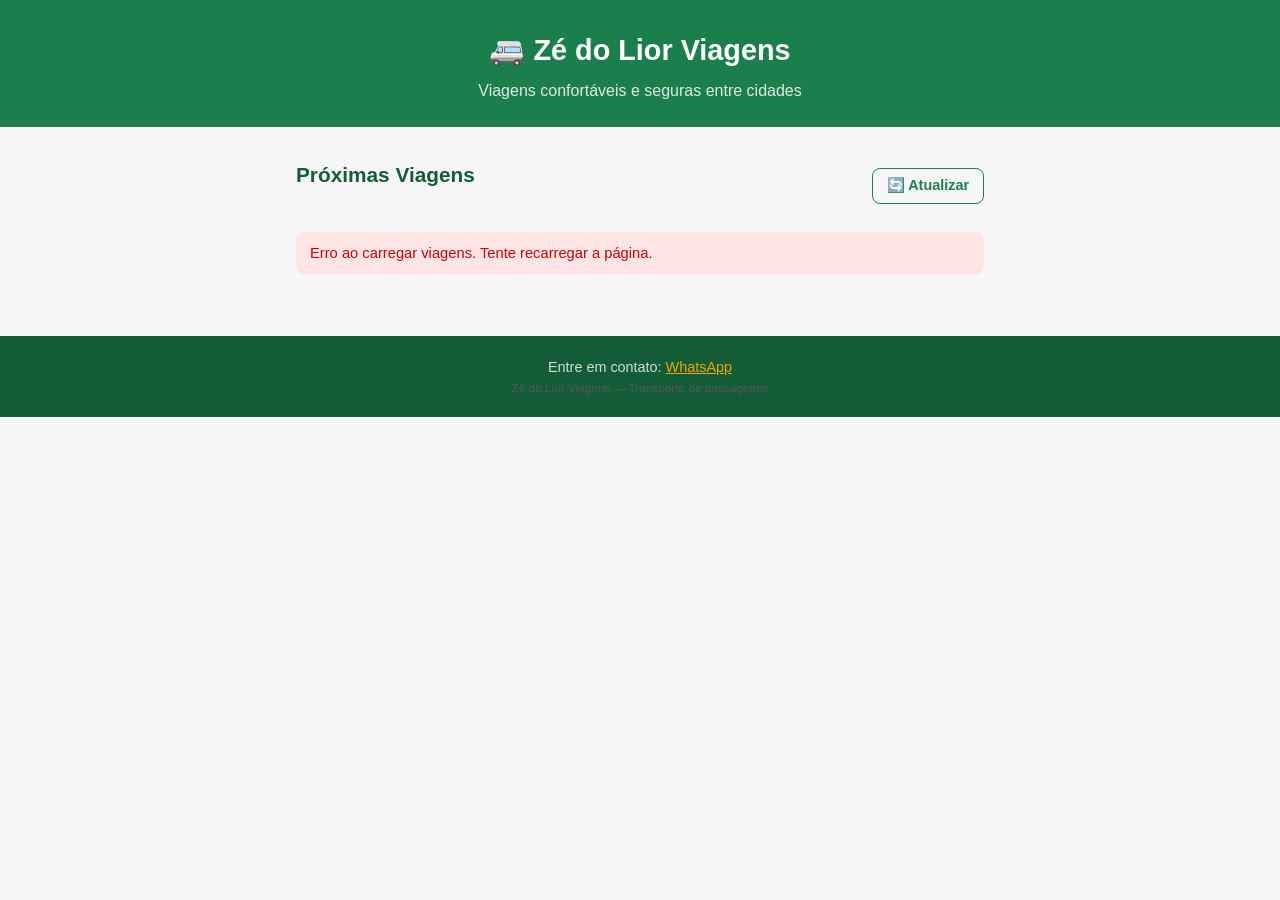
<file: docs/index.html>
<!DOCTYPE html>
<html lang="pt-BR">
<head>
  <meta charset="UTF-8" />
  <meta name="viewport" content="width=device-width, initial-scale=1" />
  <title>Zé do Lior Viagens</title>
  <meta name="description" content="Viagens confortáveis e seguras entre cidades. Consulte as próximas partidas e reserve sua vaga." />
  <link rel="stylesheet" href="style.css" />
</head>
<body>

  <!-- HEADER -->
  <header class="site-header">
    <div class="container">
      <h1>🚐 Zé do Lior Viagens</h1>
      <p class="tagline">Viagens confortáveis e seguras entre cidades</p>
    </div>
  </header>

  <!-- TRIPS SECTION -->
  <main class="container">
    <section id="trips-section">
      <div class="trips-header">
        <h2>Próximas Viagens</h2>
        <button id="reload-btn" class="btn-reload" title="Atualizar viagens">🔄 Atualizar</button>
      </div>
      <div id="trips-container">
        <!-- Skeleton loading -->
        <div class="skeleton-card"></div>
        <div class="skeleton-card"></div>
      </div>
      <p id="no-trips" class="hidden">Nenhuma viagem disponível no momento. Entre em contato pelo WhatsApp.</p>
    </section>
  </main>

  <!-- FOOTER -->
  <footer class="site-footer">
    <div class="container">
      <p>Entre em contato: <a id="footer-whatsapp" href="#" target="_blank">WhatsApp</a></p>
      <p class="small">Zé do Lior Viagens — Transporte de passageiros</p>
    </div>
  </footer>

  <!-- MODAL DE RESERVA -->
  <div id="modal-overlay" class="hidden" role="dialog" aria-modal="true" aria-labelledby="modal-title">
    <div id="modal">
      <button id="modal-close" aria-label="Fechar modal">&times;</button>

      <h2 id="modal-title">Reservar Vaga</h2>
      <div id="modal-trip-summary" class="trip-summary-box"></div>

      <form id="reservation-form" novalidate>

        <div class="form-group">
          <label for="boarding-city">Cidade de embarque *</label>
          <select id="boarding-city" required></select>
        </div>

        <div class="form-group">
          <label for="alighting-city">Cidade de desembarque *</label>
          <select id="alighting-city" required></select>
        </div>

        <div id="passengers-container"></div>

        <button type="button" id="add-passenger-btn" class="btn-secondary">
          + Adicionar outro passageiro
        </button>

        <div id="form-error" class="error-msg hidden"></div>

        <button type="submit" id="submit-btn" class="btn-primary">
          📱 Confirmar e abrir WhatsApp
        </button>
        <p class="submit-hint">Você será redirecionado para o WhatsApp para finalizar a reserva com o motorista.</p>

      </form>

      <div id="modal-success" class="hidden">
        <div class="success-box">
          <p>✅ <strong>Solicitação enviada!</strong></p>
          <p>O WhatsApp foi aberto com seus dados. Aguarde a confirmação do motorista.</p>
          <button id="close-success-btn" class="btn-primary">Fechar</button>
        </div>
      </div>

    </div>
  </div>

  <!-- CONFIGURAÇÃO — preencha com os dados do seu Supabase -->
  <script>
    window.SUPABASE_URL    = "https://rrwgwxylgbkdcwdpkbxw.supabase.co";   // <-- preencha
    window.SUPABASE_ANON_KEY = "eyJhbGciOiJIUzI1NiIsInR5cCI6IkpXVCJ9.eyJpc3MiOiJzdXBhYmFzZSIsInJlZiI6InJyd2d3eHlsZ2JrZGN3ZHBrYnh3Iiwicm9sZSI6ImFub24iLCJpYXQiOjE3NzUzNDIwOTksImV4cCI6MjA5MDkxODA5OX0.qIDTi7KqdKgTfmOd_wilTR5JzaTB0bF3I2Q6pmqsL4o";                          // <-- preencha (chave anon/public)
    window.WHATSAPP_NUMBER = "5521981695585";                      // número com código do país, sem + ou espaços
  </script>
  <script src="app.js"></script>
</body>
</html>
</file>
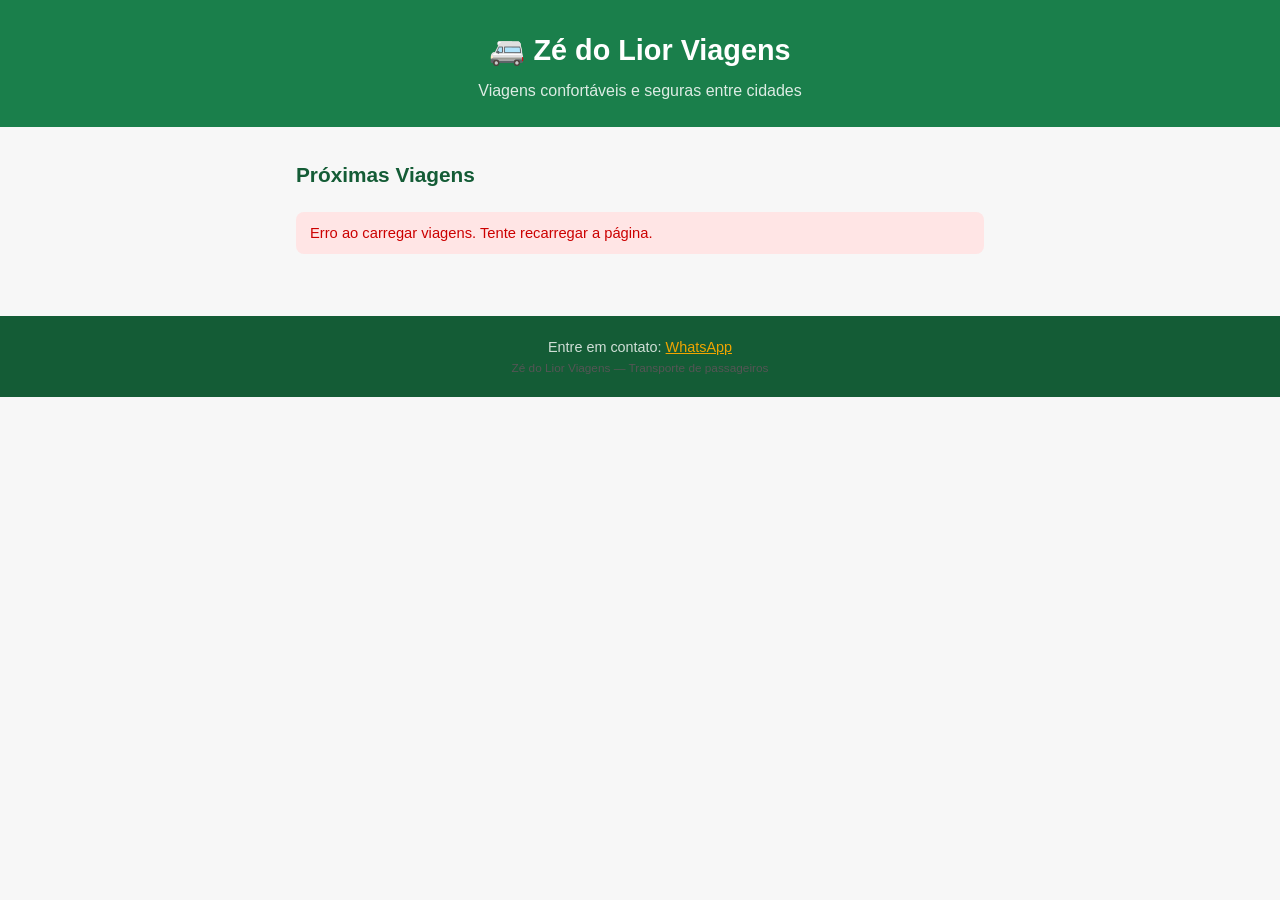
<file: public/index.html>
<!DOCTYPE html>
<html lang="pt-BR">
<head>
  <meta charset="UTF-8" />
  <meta name="viewport" content="width=device-width, initial-scale=1" />
  <title>Zé do Lior Viagens</title>
  <meta name="description" content="Viagens confortáveis e seguras entre cidades. Consulte as próximas partidas e reserve sua vaga." />
  <link rel="stylesheet" href="style.css" />
</head>
<body>

  <!-- HEADER -->
  <header class="site-header">
    <div class="container">
      <h1>🚐 Zé do Lior Viagens</h1>
      <p class="tagline">Viagens confortáveis e seguras entre cidades</p>
    </div>
  </header>

  <!-- TRIPS SECTION -->
  <main class="container">
    <section id="trips-section">
      <h2>Próximas Viagens</h2>
      <div id="trips-container">
        <!-- Skeleton loading -->
        <div class="skeleton-card"></div>
        <div class="skeleton-card"></div>
      </div>
      <p id="no-trips" class="hidden">Nenhuma viagem disponível no momento. Entre em contato pelo WhatsApp.</p>
    </section>
  </main>

  <!-- FOOTER -->
  <footer class="site-footer">
    <div class="container">
      <p>Entre em contato: <a id="footer-whatsapp" href="#" target="_blank">WhatsApp</a></p>
      <p class="small">Zé do Lior Viagens — Transporte de passageiros</p>
    </div>
  </footer>

  <!-- MODAL DE RESERVA -->
  <div id="modal-overlay" class="hidden" role="dialog" aria-modal="true" aria-labelledby="modal-title">
    <div id="modal">
      <button id="modal-close" aria-label="Fechar modal">&times;</button>

      <h2 id="modal-title">Reservar Vaga</h2>
      <div id="modal-trip-summary" class="trip-summary-box"></div>

      <form id="reservation-form" novalidate>

        <div class="form-group">
          <label for="boarding-city">Cidade de embarque *</label>
          <select id="boarding-city" required></select>
        </div>

        <div class="form-group">
          <label for="alighting-city">Cidade de desembarque *</label>
          <select id="alighting-city" required></select>
        </div>

        <div id="passengers-container"></div>

        <button type="button" id="add-passenger-btn" class="btn-secondary">
          + Adicionar outro passageiro
        </button>

        <div id="form-error" class="error-msg hidden"></div>

        <button type="submit" id="submit-btn" class="btn-primary">
          📱 Confirmar e abrir WhatsApp
        </button>
        <p class="submit-hint">Você será redirecionado para o WhatsApp para finalizar a reserva com o motorista.</p>

      </form>

      <div id="modal-success" class="hidden">
        <div class="success-box">
          <p>✅ <strong>Solicitação enviada!</strong></p>
          <p>O WhatsApp foi aberto com seus dados. Aguarde a confirmação do motorista.</p>
          <button id="close-success-btn" class="btn-primary">Fechar</button>
        </div>
      </div>

    </div>
  </div>

  <!-- CONFIGURAÇÃO — preencha com os dados do seu Supabase -->
  <script>
    window.SUPABASE_URL    = "https://rrwgwxylgbkdcwdpkbxw.supabase.co";   // <-- preencha
    window.SUPABASE_ANON_KEY = "eyJhbGciOiJIUzI1NiIsInR5cCI6IkpXVCJ9.eyJpc3MiOiJzdXBhYmFzZSIsInJlZiI6InJyd2d3eHlsZ2JrZGN3ZHBrYnh3Iiwicm9sZSI6ImFub24iLCJpYXQiOjE3NzUzNDIwOTksImV4cCI6MjA5MDkxODA5OX0.qIDTi7KqdKgTfmOd_wilTR5JzaTB0bF3I2Q6pmqsL4o";                          // <-- preencha (chave anon/public)
    window.WHATSAPP_NUMBER = "5521981695585";                      // número com código do país, sem + ou espaços
  </script>
  <script src="app.js"></script>
</body>
</html>
</file>
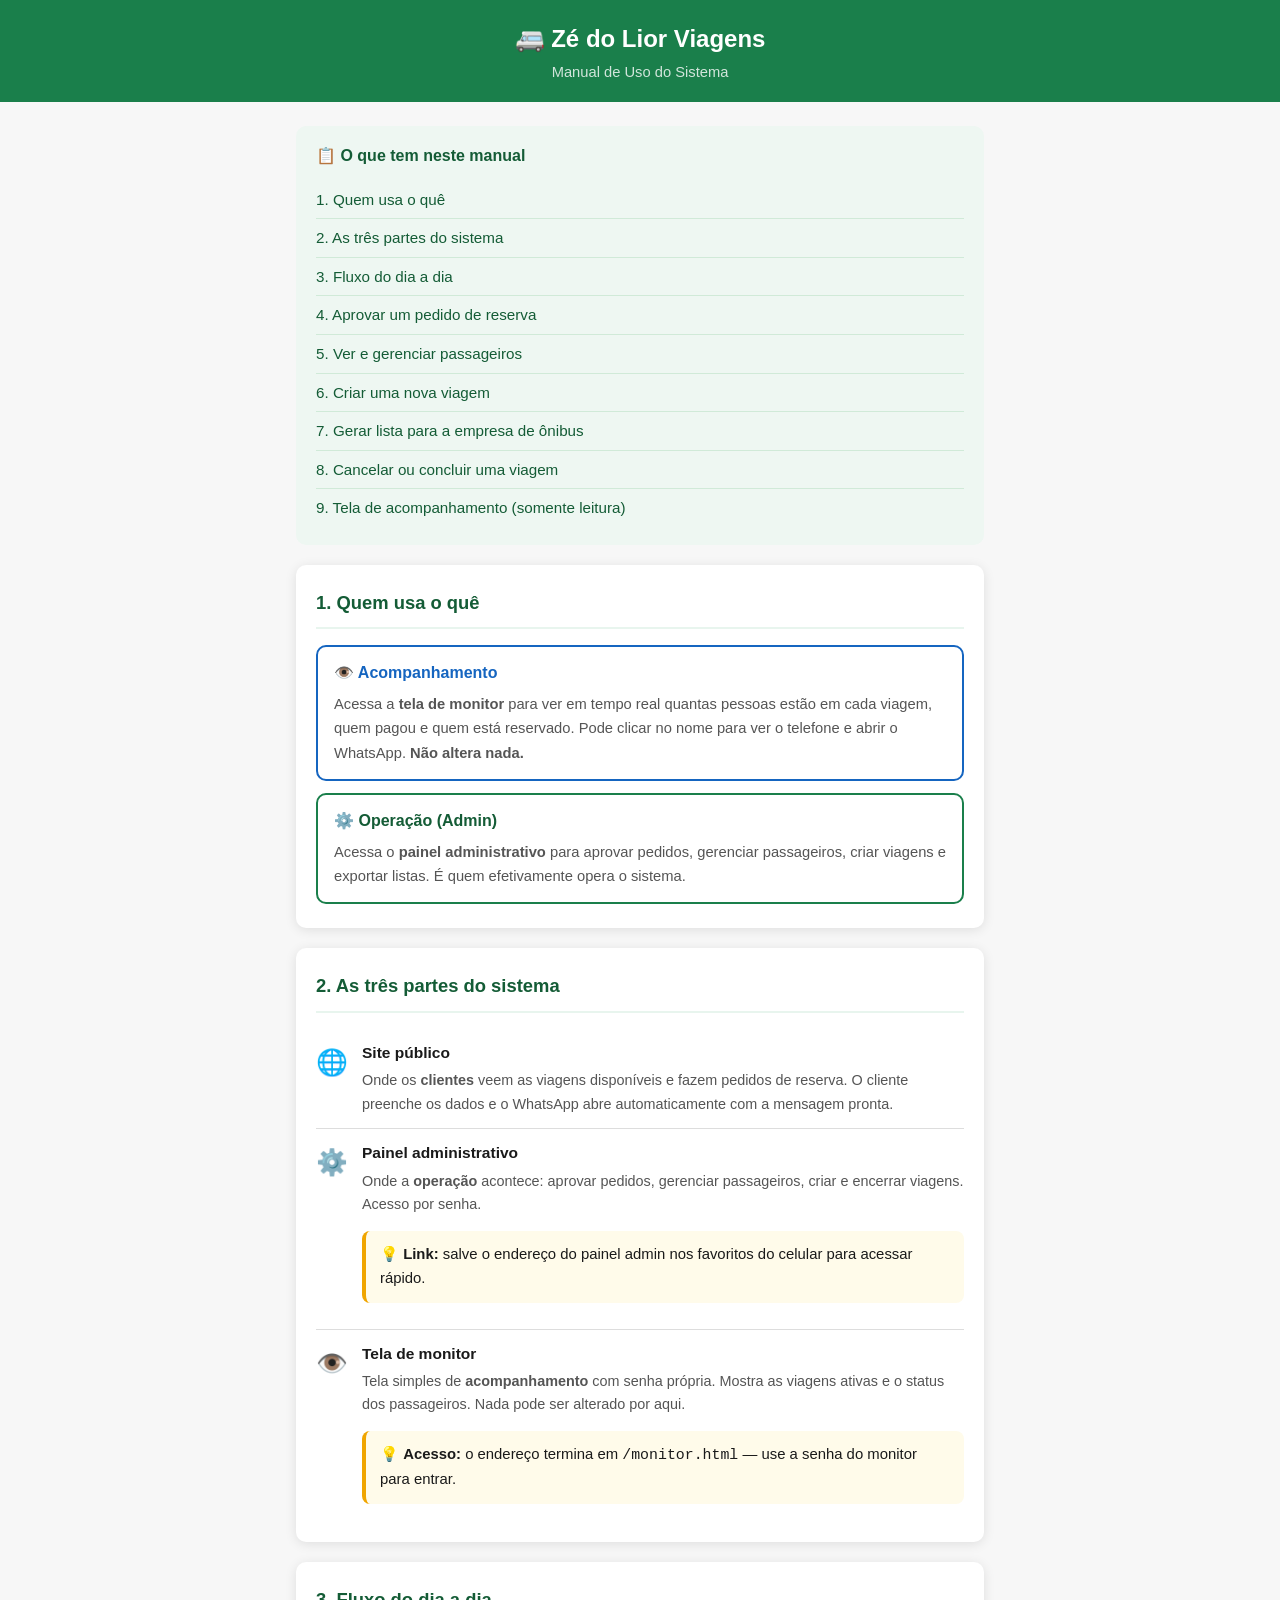
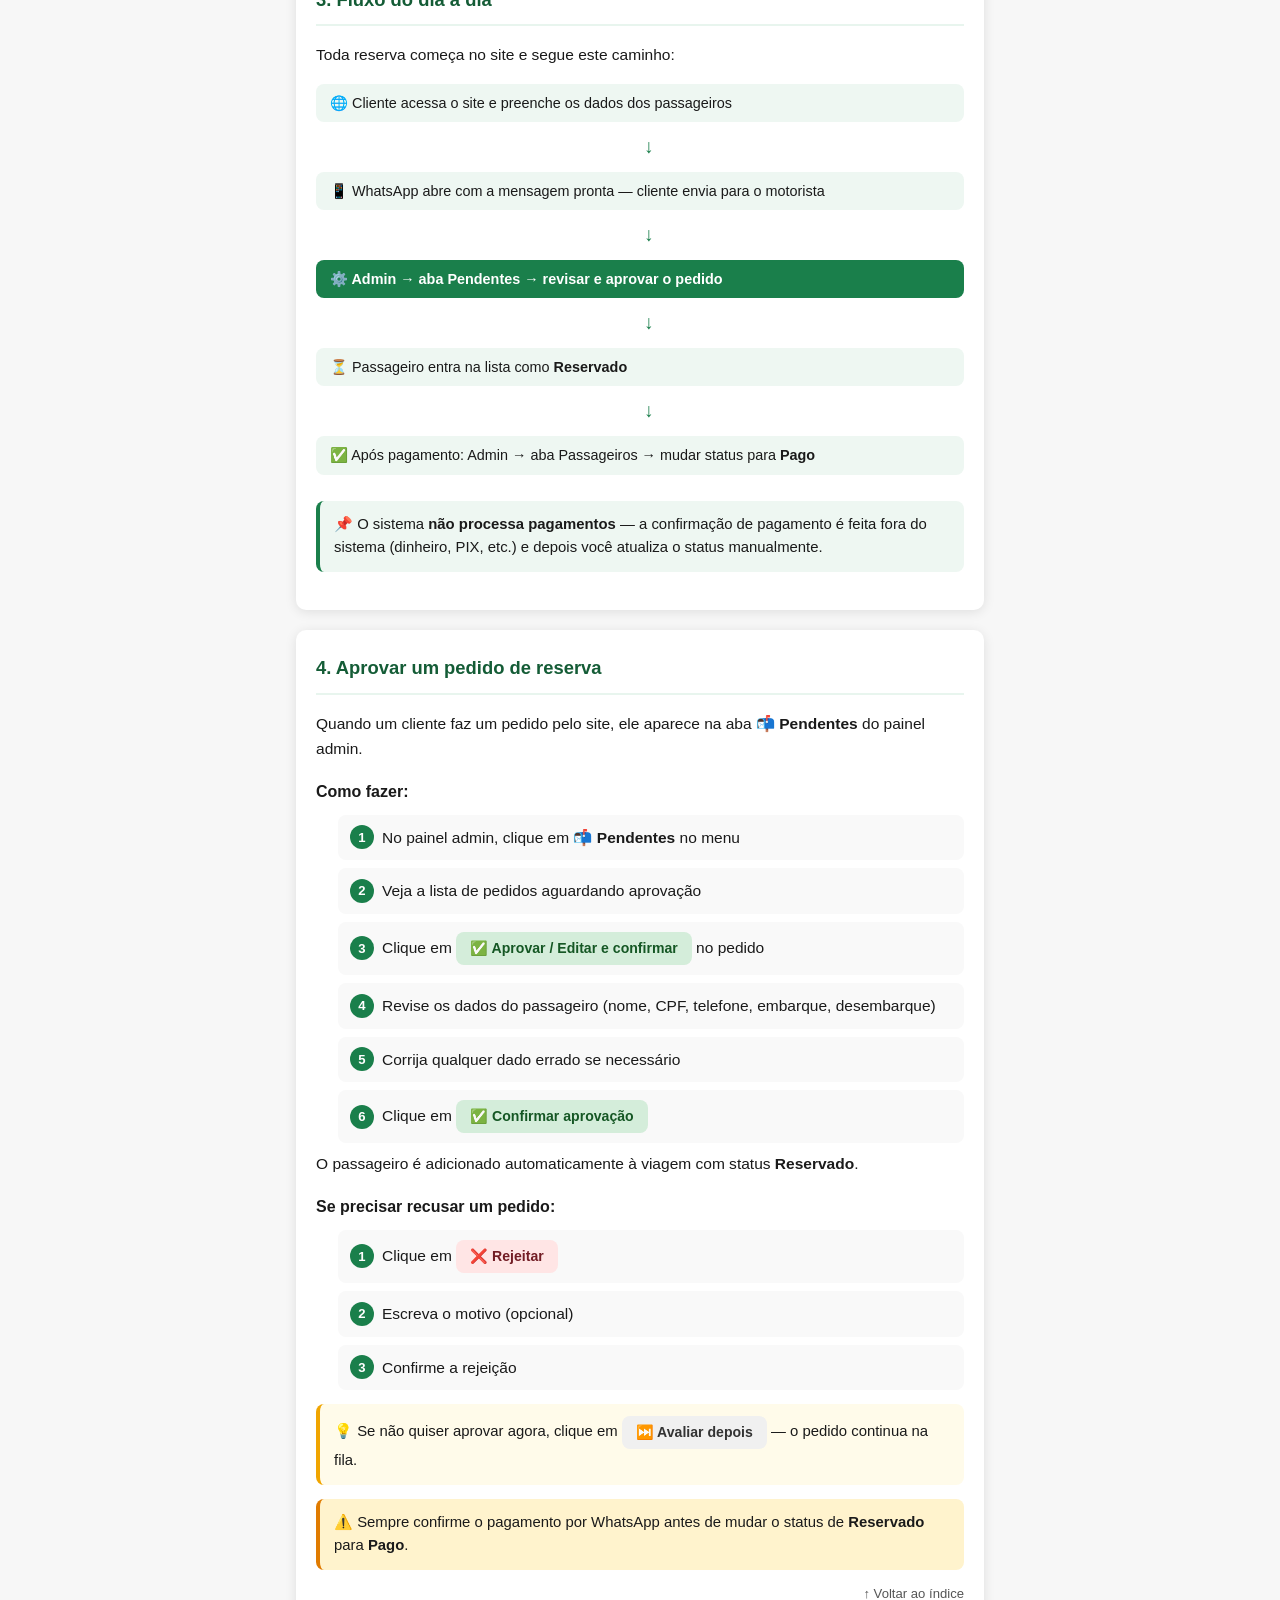
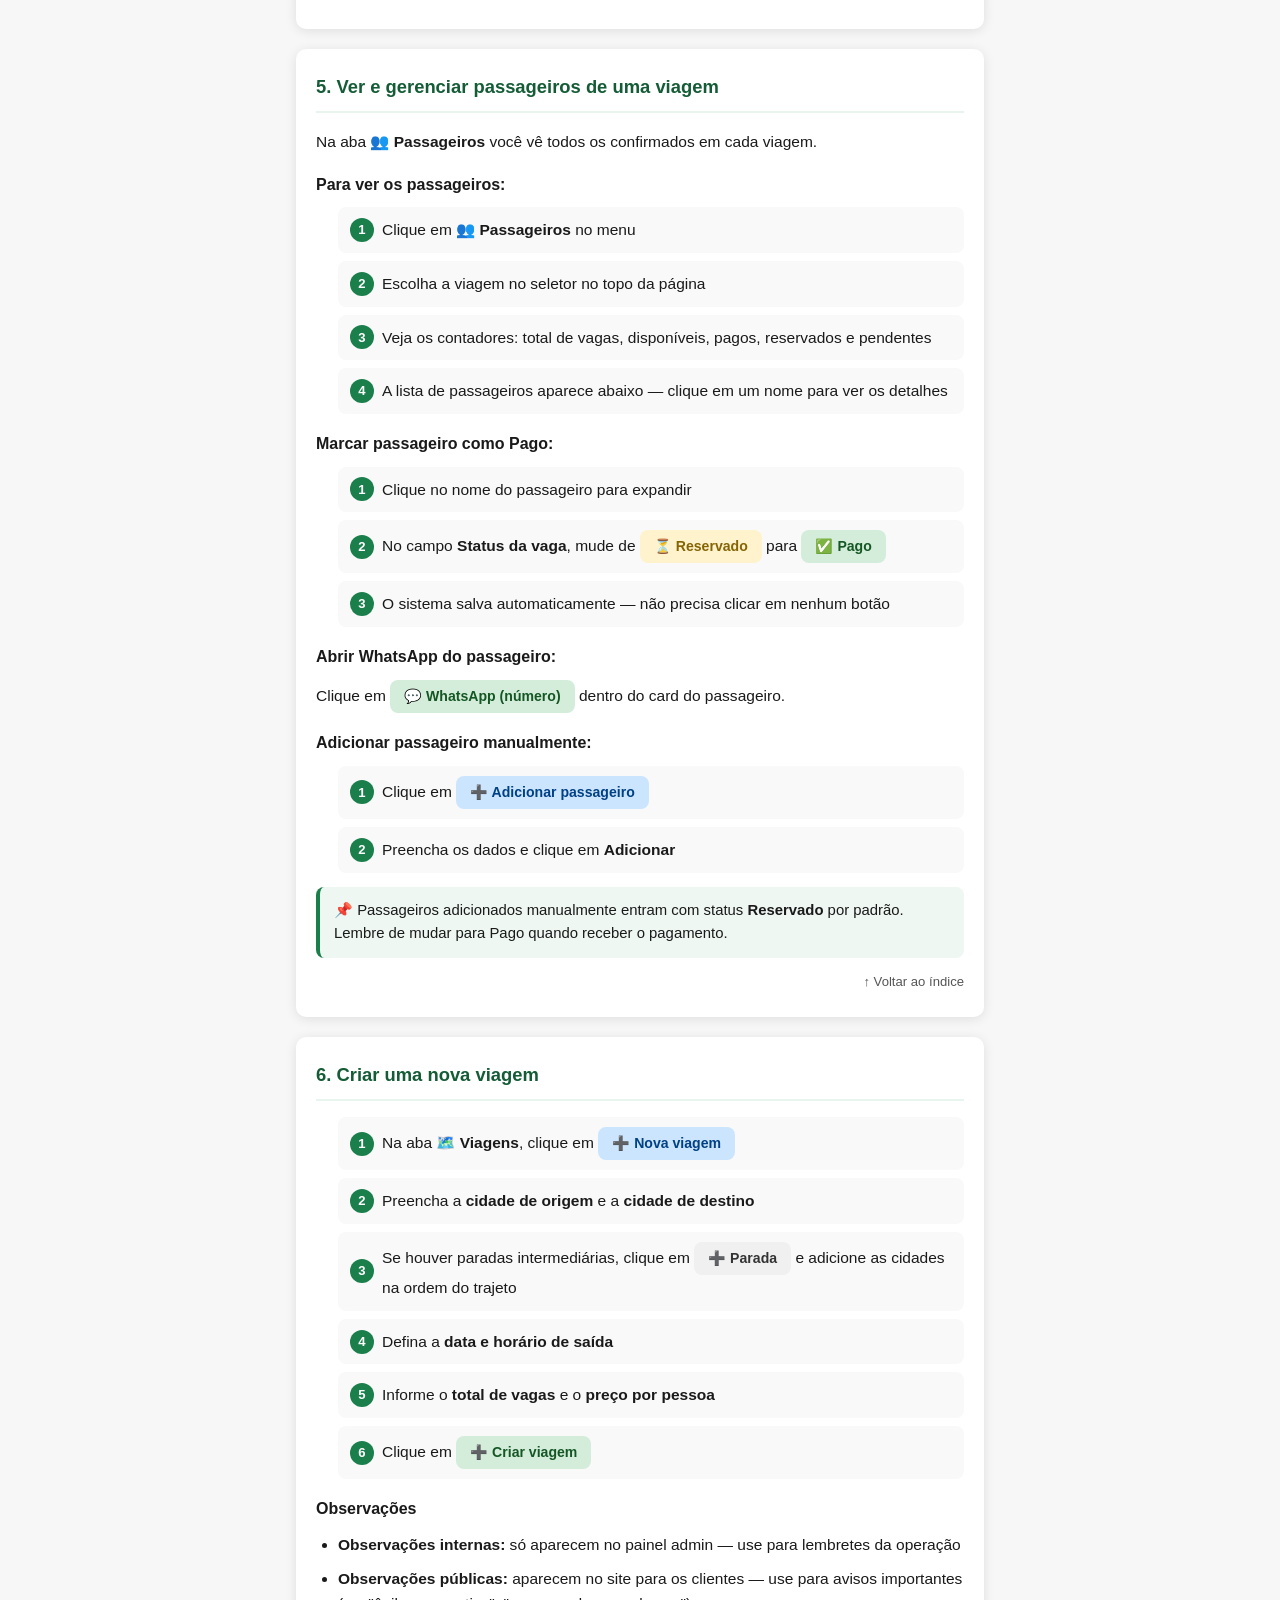
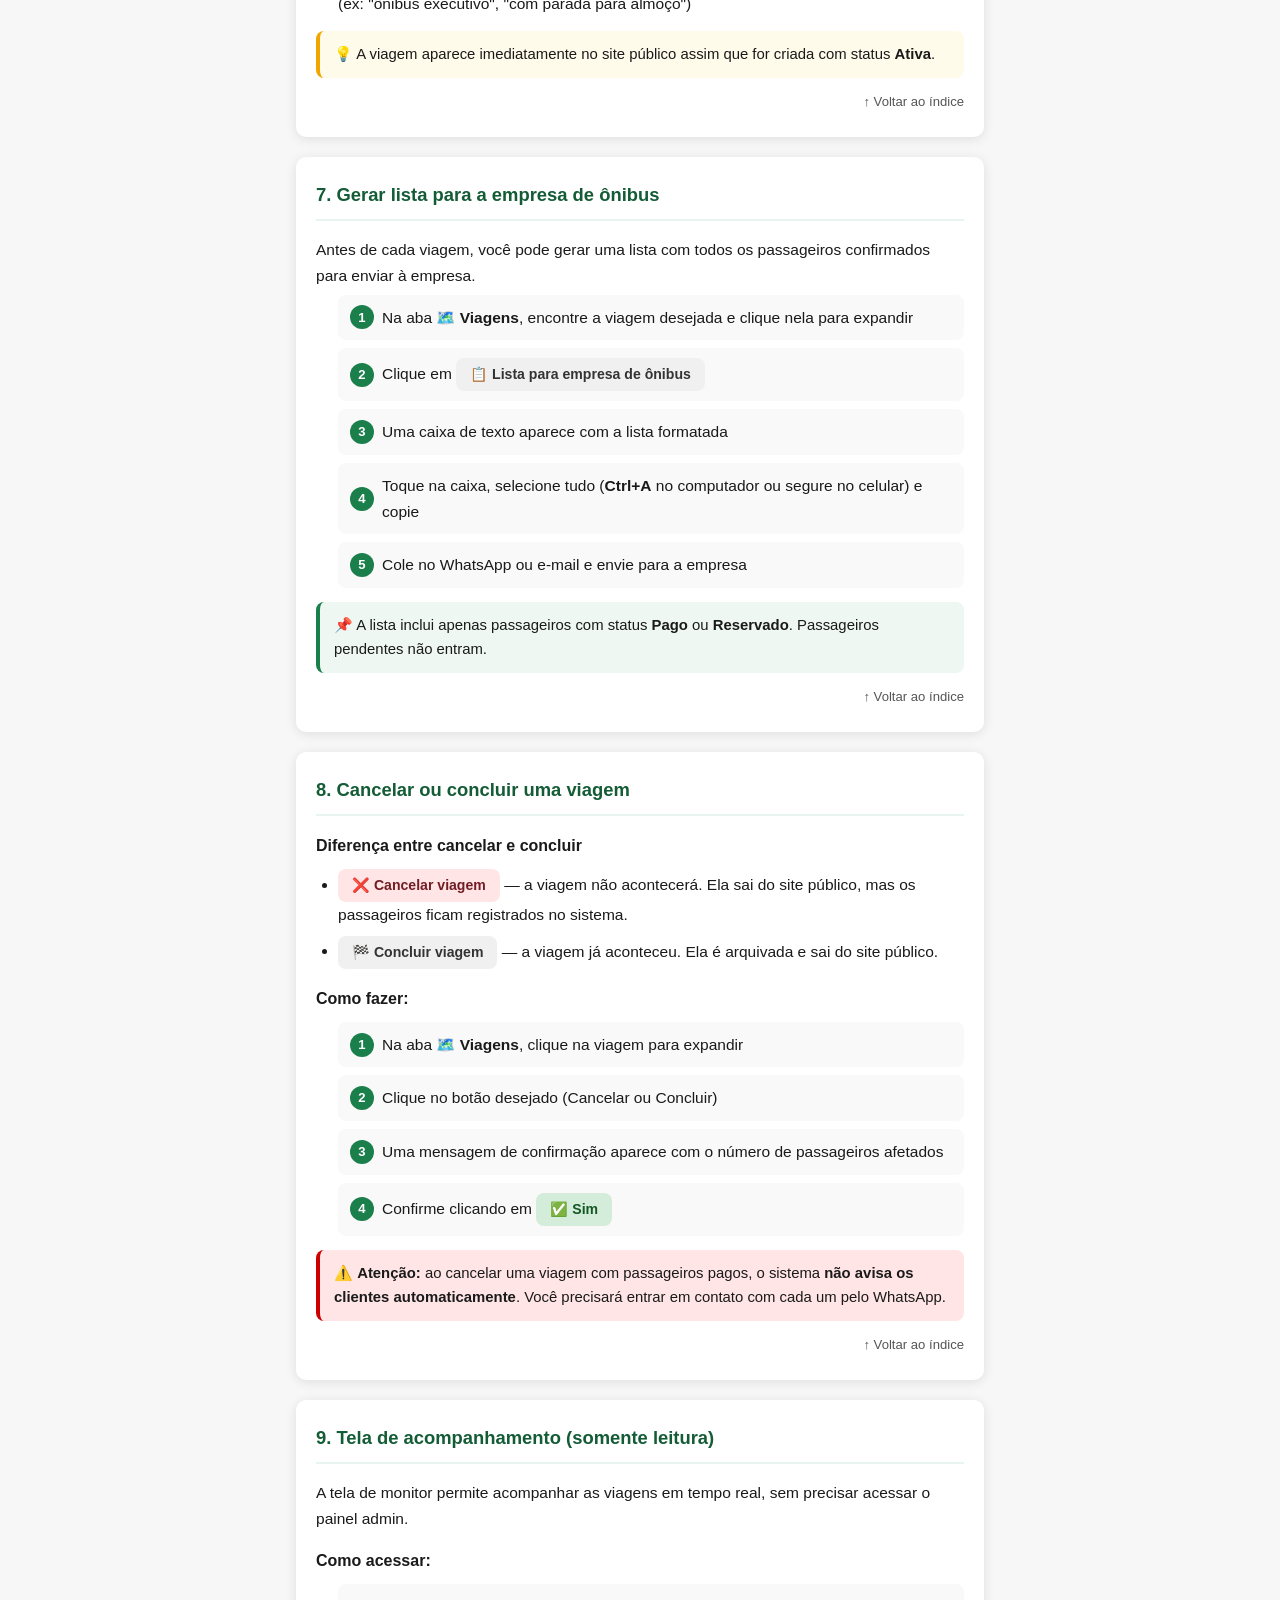
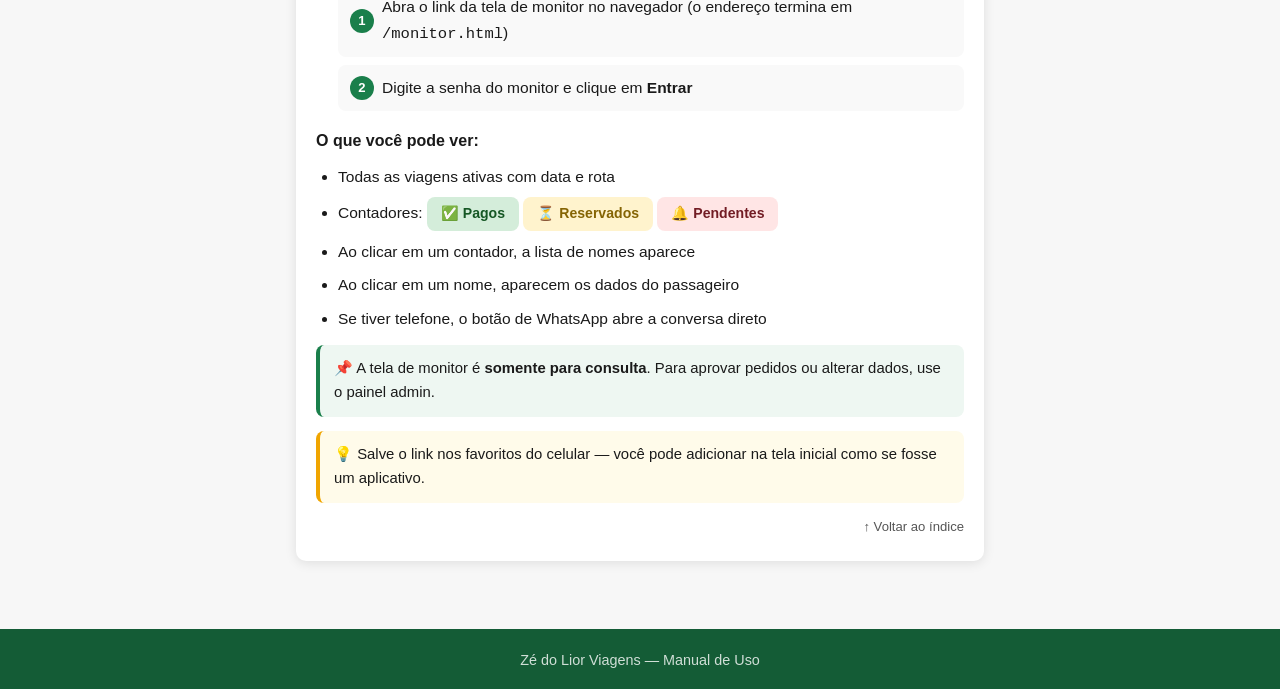
<file: docs/manual.html>
<!DOCTYPE html>
<html lang="pt-BR">
<head>
  <meta charset="UTF-8" />
  <meta name="viewport" content="width=device-width, initial-scale=1" />
  <title>Manual de Uso — Zé do Lior Viagens</title>
  <link rel="stylesheet" href="style.css" />
  <style>
    /* ── Manual styles ───────────────────────────────────────── */
    .man-section {
      background: var(--white);
      border-radius: var(--radius);
      box-shadow: var(--shadow);
      padding: 24px 20px;
      margin-bottom: 20px;
    }
    .man-section h2 {
      font-size: 1.15rem;
      color: var(--brand-dk);
      margin-bottom: 16px;
      padding-bottom: 10px;
      border-bottom: 2px solid #e8f5ee;
    }
    .man-section h3 {
      font-size: 1rem;
      color: var(--text);
      margin: 18px 0 10px;
    }
    .man-section p, .man-section li {
      font-size: 0.97rem;
      line-height: 1.65;
      margin-bottom: 6px;
    }
    .man-section ol, .man-section ul {
      padding-left: 22px;
    }
    .man-section li { margin-bottom: 8px; }

    /* ── Index ───────────────────────────────────────────────── */
    .man-index {
      background: #eef7f2;
      border-radius: var(--radius);
      padding: 18px 20px;
      margin-bottom: 20px;
    }
    .man-index h2 { font-size: 1rem; color: var(--brand-dk); margin-bottom: 12px; }
    .man-index a {
      display: block;
      padding: 7px 0;
      color: var(--brand-dk);
      text-decoration: none;
      font-size: 0.95rem;
      border-bottom: 1px solid #d0ead8;
    }
    .man-index a:last-child { border-bottom: none; }
    .man-index a:hover { color: var(--brand); }

    /* ── Callout boxes ───────────────────────────────────────── */
    .callout {
      border-radius: 8px;
      padding: 12px 14px;
      margin: 14px 0;
      font-size: 0.93rem;
      line-height: 1.6;
    }
    .callout-tip     { background: #fffbea; border-left: 4px solid var(--accent); }
    .callout-warning { background: #fff3cd; border-left: 4px solid #e07b00; }
    .callout-danger  { background: #ffe5e5; border-left: 4px solid #c00; }
    .callout-info    { background: #eef7f2; border-left: 4px solid var(--brand); }

    /* ── Fake buttons ────────────────────────────────────────── */
    .fake-btn {
      display: inline-block;
      padding: 5px 14px;
      border-radius: 8px;
      font-size: 0.88rem;
      font-weight: 700;
      vertical-align: middle;
    }
    .fake-btn-green  { background: #d4edda; color: #155724; }
    .fake-btn-yellow { background: #fff3cd; color: #856404; }
    .fake-btn-red    { background: #ffe5e5; color: #721c24; }
    .fake-btn-gray   { background: #f0f0f0; color: #333; }
    .fake-btn-blue   { background: #cce5ff; color: #004085; }

    /* ── Step list ───────────────────────────────────────────── */
    .steps { counter-reset: step; list-style: none; padding-left: 0; }
    .steps li {
      counter-increment: step;
      padding: 10px 12px 10px 44px;
      border-radius: 8px;
      background: #f9f9f9;
      margin-bottom: 8px;
      position: relative;
    }
    .steps li::before {
      content: counter(step);
      position: absolute;
      left: 12px;
      top: 50%;
      transform: translateY(-50%);
      background: var(--brand);
      color: #fff;
      width: 24px;
      height: 24px;
      border-radius: 50%;
      display: flex;
      align-items: center;
      justify-content: center;
      font-size: 0.82rem;
      font-weight: 700;
    }

    /* ── Roles ───────────────────────────────────────────────── */
    .role-cards { display: flex; flex-direction: column; gap: 12px; }
    .role-card {
      border: 2px solid var(--border);
      border-radius: var(--radius);
      padding: 14px 16px;
    }
    .role-card.monitor { border-color: #1565c0; }
    .role-card.admin   { border-color: var(--brand); }
    .role-card h3 { margin: 0 0 6px; font-size: 1rem; }
    .role-card.monitor h3 { color: #1565c0; }
    .role-card.admin h3   { color: var(--brand-dk); }
    .role-card p { margin: 0; font-size: 0.92rem; color: var(--muted); }

    /* ── Parts of system ─────────────────────────────────────── */
    .sys-part {
      display: flex;
      align-items: flex-start;
      gap: 14px;
      padding: 12px 0;
      border-bottom: 1px solid var(--border);
    }
    .sys-part:last-child { border-bottom: none; padding-bottom: 0; }
    .sys-icon { font-size: 1.6rem; flex-shrink: 0; margin-top: 2px; }
    .sys-part h3 { margin: 0 0 4px; font-size: 0.97rem; }
    .sys-part p  { margin: 0; font-size: 0.9rem; color: var(--muted); }

    /* ── Flow diagram ────────────────────────────────────────── */
    .flow { display: flex; flex-direction: column; gap: 0; }
    .flow-step {
      display: flex;
      align-items: center;
      gap: 12px;
      padding: 10px 0;
    }
    .flow-arrow {
      text-align: center;
      color: var(--brand);
      font-size: 1.2rem;
      padding: 0 0 0 18px;
    }
    .flow-box {
      background: #eef7f2;
      border-radius: 8px;
      padding: 8px 14px;
      font-size: 0.9rem;
      flex: 1;
    }
    .flow-box.highlight { background: var(--brand); color: #fff; font-weight: 600; }

    /* ── Back to top ─────────────────────────────────────────── */
    .back-top {
      display: block;
      text-align: right;
      font-size: 0.82rem;
      color: var(--muted);
      text-decoration: none;
      margin-top: 12px;
    }
    .back-top:hover { color: var(--brand); }

    /* ── Header override for manual ──────────────────────────── */
    .man-header { padding: 20px 0 18px; }
    .man-header h1 { font-size: 1.5rem; }
    .man-subtitle { font-size: 0.92rem; opacity: .8; margin-top: 4px; }
  </style>
</head>
<body>

  <header class="site-header man-header">
    <div class="container">
      <h1>🚐 Zé do Lior Viagens</h1>
      <p class="man-subtitle">Manual de Uso do Sistema</p>
    </div>
  </header>

  <main class="container" style="padding-top: 24px; padding-bottom: 48px;">

    <!-- ÍNDICE -->
    <nav class="man-index" id="topo">
      <h2>📋 O que tem neste manual</h2>
      <a href="#papeis">1. Quem usa o quê</a>
      <a href="#partes">2. As três partes do sistema</a>
      <a href="#fluxo">3. Fluxo do dia a dia</a>
      <a href="#pendentes">4. Aprovar um pedido de reserva</a>
      <a href="#passageiros">5. Ver e gerenciar passageiros</a>
      <a href="#viagem-nova">6. Criar uma nova viagem</a>
      <a href="#exportar">7. Gerar lista para a empresa de ônibus</a>
      <a href="#encerrar">8. Cancelar ou concluir uma viagem</a>
      <a href="#monitor">9. Tela de acompanhamento (somente leitura)</a>
    </nav>

    <!-- 1. PAPÉIS -->
    <section class="man-section" id="papeis">
      <h2>1. Quem usa o quê</h2>
      <div class="role-cards">
        <div class="role-card monitor">
          <h3>👁️ Acompanhamento</h3>
          <p>Acessa a <strong>tela de monitor</strong> para ver em tempo real quantas pessoas estão em cada viagem, quem pagou e quem está reservado. Pode clicar no nome para ver o telefone e abrir o WhatsApp. <strong>Não altera nada.</strong></p>
        </div>
        <div class="role-card admin">
          <h3>⚙️ Operação (Admin)</h3>
          <p>Acessa o <strong>painel administrativo</strong> para aprovar pedidos, gerenciar passageiros, criar viagens e exportar listas. É quem efetivamente opera o sistema.</p>
        </div>
      </div>
    </section>

    <!-- 2. PARTES DO SISTEMA -->
    <section class="man-section" id="partes">
      <h2>2. As três partes do sistema</h2>

      <div class="sys-part">
        <div class="sys-icon">🌐</div>
        <div>
          <h3>Site público</h3>
          <p>Onde os <strong>clientes</strong> veem as viagens disponíveis e fazem pedidos de reserva. O cliente preenche os dados e o WhatsApp abre automaticamente com a mensagem pronta.</p>
        </div>
      </div>

      <div class="sys-part">
        <div class="sys-icon">⚙️</div>
        <div>
          <h3>Painel administrativo</h3>
          <p>Onde a <strong>operação</strong> acontece: aprovar pedidos, gerenciar passageiros, criar e encerrar viagens. Acesso por senha.</p>
          <div class="callout callout-tip">
            💡 <strong>Link:</strong> salve o endereço do painel admin nos favoritos do celular para acessar rápido.
          </div>
        </div>
      </div>

      <div class="sys-part">
        <div class="sys-icon">👁️</div>
        <div>
          <h3>Tela de monitor</h3>
          <p>Tela simples de <strong>acompanhamento</strong> com senha própria. Mostra as viagens ativas e o status dos passageiros. Nada pode ser alterado por aqui.</p>
          <div class="callout callout-tip">
            💡 <strong>Acesso:</strong> o endereço termina em <code>/monitor.html</code> — use a senha do monitor para entrar.
          </div>
        </div>
      </div>
    </section>

    <!-- 3. FLUXO DO DIA A DIA -->
    <section class="man-section" id="fluxo">
      <h2>3. Fluxo do dia a dia</h2>
      <p>Toda reserva começa no site e segue este caminho:</p>

      <div class="flow">
        <div class="flow-step">
          <div class="flow-box">🌐 Cliente acessa o site e preenche os dados dos passageiros</div>
        </div>
        <div class="flow-arrow">↓</div>
        <div class="flow-step">
          <div class="flow-box">📱 WhatsApp abre com a mensagem pronta — cliente envia para o motorista</div>
        </div>
        <div class="flow-arrow">↓</div>
        <div class="flow-step">
          <div class="flow-box highlight">⚙️ Admin → aba Pendentes → revisar e aprovar o pedido</div>
        </div>
        <div class="flow-arrow">↓</div>
        <div class="flow-step">
          <div class="flow-box">⏳ Passageiro entra na lista como <strong>Reservado</strong></div>
        </div>
        <div class="flow-arrow">↓</div>
        <div class="flow-step">
          <div class="flow-box">✅ Após pagamento: Admin → aba Passageiros → mudar status para <strong>Pago</strong></div>
        </div>
      </div>

      <div class="callout callout-info" style="margin-top: 16px;">
        📌 O sistema <strong>não processa pagamentos</strong> — a confirmação de pagamento é feita fora do sistema (dinheiro, PIX, etc.) e depois você atualiza o status manualmente.
      </div>
    </section>

    <!-- 4. APROVAR PEDIDOS -->
    <section class="man-section" id="pendentes">
      <h2>4. Aprovar um pedido de reserva</h2>
      <p>Quando um cliente faz um pedido pelo site, ele aparece na aba <strong>📬 Pendentes</strong> do painel admin.</p>

      <h3>Como fazer:</h3>
      <ol class="steps">
        <li>No painel admin, clique em <strong>📬 Pendentes</strong> no menu</li>
        <li>Veja a lista de pedidos aguardando aprovação</li>
        <li>Clique em <span class="fake-btn fake-btn-green">✅ Aprovar / Editar e confirmar</span> no pedido</li>
        <li>Revise os dados do passageiro (nome, CPF, telefone, embarque, desembarque)</li>
        <li>Corrija qualquer dado errado se necessário</li>
        <li>Clique em <span class="fake-btn fake-btn-green">✅ Confirmar aprovação</span></li>
      </ol>

      <p>O passageiro é adicionado automaticamente à viagem com status <strong>Reservado</strong>.</p>

      <h3>Se precisar recusar um pedido:</h3>
      <ol class="steps">
        <li>Clique em <span class="fake-btn fake-btn-red">❌ Rejeitar</span></li>
        <li>Escreva o motivo (opcional)</li>
        <li>Confirme a rejeição</li>
      </ol>

      <div class="callout callout-tip">
        💡 Se não quiser aprovar agora, clique em <span class="fake-btn fake-btn-gray">⏭️ Avaliar depois</span> — o pedido continua na fila.
      </div>

      <div class="callout callout-warning">
        ⚠️ Sempre confirme o pagamento por WhatsApp antes de mudar o status de <strong>Reservado</strong> para <strong>Pago</strong>.
      </div>

      <a href="#topo" class="back-top">↑ Voltar ao índice</a>
    </section>

    <!-- 5. PASSAGEIROS -->
    <section class="man-section" id="passageiros">
      <h2>5. Ver e gerenciar passageiros de uma viagem</h2>
      <p>Na aba <strong>👥 Passageiros</strong> você vê todos os confirmados em cada viagem.</p>

      <h3>Para ver os passageiros:</h3>
      <ol class="steps">
        <li>Clique em <strong>👥 Passageiros</strong> no menu</li>
        <li>Escolha a viagem no seletor no topo da página</li>
        <li>Veja os contadores: total de vagas, disponíveis, pagos, reservados e pendentes</li>
        <li>A lista de passageiros aparece abaixo — clique em um nome para ver os detalhes</li>
      </ol>

      <h3>Marcar passageiro como Pago:</h3>
      <ol class="steps">
        <li>Clique no nome do passageiro para expandir</li>
        <li>No campo <strong>Status da vaga</strong>, mude de <span class="fake-btn fake-btn-yellow">⏳ Reservado</span> para <span class="fake-btn fake-btn-green">✅ Pago</span></li>
        <li>O sistema salva automaticamente — não precisa clicar em nenhum botão</li>
      </ol>

      <h3>Abrir WhatsApp do passageiro:</h3>
      <p>Clique em <span class="fake-btn fake-btn-green">💬 WhatsApp (número)</span> dentro do card do passageiro.</p>

      <h3>Adicionar passageiro manualmente:</h3>
      <ol class="steps">
        <li>Clique em <span class="fake-btn fake-btn-blue">➕ Adicionar passageiro</span></li>
        <li>Preencha os dados e clique em <strong>Adicionar</strong></li>
      </ol>

      <div class="callout callout-info">
        📌 Passageiros adicionados manualmente entram com status <strong>Reservado</strong> por padrão. Lembre de mudar para Pago quando receber o pagamento.
      </div>

      <a href="#topo" class="back-top">↑ Voltar ao índice</a>
    </section>

    <!-- 6. CRIAR VIAGEM -->
    <section class="man-section" id="viagem-nova">
      <h2>6. Criar uma nova viagem</h2>

      <ol class="steps">
        <li>Na aba <strong>🗺️ Viagens</strong>, clique em <span class="fake-btn fake-btn-blue">➕ Nova viagem</span></li>
        <li>Preencha a <strong>cidade de origem</strong> e a <strong>cidade de destino</strong></li>
        <li>Se houver paradas intermediárias, clique em <span class="fake-btn fake-btn-gray">➕ Parada</span> e adicione as cidades na ordem do trajeto</li>
        <li>Defina a <strong>data e horário de saída</strong></li>
        <li>Informe o <strong>total de vagas</strong> e o <strong>preço por pessoa</strong></li>
        <li>Clique em <span class="fake-btn fake-btn-green">➕ Criar viagem</span></li>
      </ol>

      <h3>Observações</h3>
      <ul>
        <li><strong>Observações internas:</strong> só aparecem no painel admin — use para lembretes da operação</li>
        <li><strong>Observações públicas:</strong> aparecem no site para os clientes — use para avisos importantes (ex: "ônibus executivo", "com parada para almoço")</li>
      </ul>

      <div class="callout callout-tip">
        💡 A viagem aparece imediatamente no site público assim que for criada com status <strong>Ativa</strong>.
      </div>

      <a href="#topo" class="back-top">↑ Voltar ao índice</a>
    </section>

    <!-- 7. EXPORTAR LISTA -->
    <section class="man-section" id="exportar">
      <h2>7. Gerar lista para a empresa de ônibus</h2>
      <p>Antes de cada viagem, você pode gerar uma lista com todos os passageiros confirmados para enviar à empresa.</p>

      <ol class="steps">
        <li>Na aba <strong>🗺️ Viagens</strong>, encontre a viagem desejada e clique nela para expandir</li>
        <li>Clique em <span class="fake-btn fake-btn-gray">📋 Lista para empresa de ônibus</span></li>
        <li>Uma caixa de texto aparece com a lista formatada</li>
        <li>Toque na caixa, selecione tudo (<strong>Ctrl+A</strong> no computador ou segure no celular) e copie</li>
        <li>Cole no WhatsApp ou e-mail e envie para a empresa</li>
      </ol>

      <div class="callout callout-info">
        📌 A lista inclui apenas passageiros com status <strong>Pago</strong> ou <strong>Reservado</strong>. Passageiros pendentes não entram.
      </div>

      <a href="#topo" class="back-top">↑ Voltar ao índice</a>
    </section>

    <!-- 8. CANCELAR / CONCLUIR -->
    <section class="man-section" id="encerrar">
      <h2>8. Cancelar ou concluir uma viagem</h2>

      <h3>Diferença entre cancelar e concluir</h3>
      <ul>
        <li><span class="fake-btn fake-btn-red">❌ Cancelar viagem</span> — a viagem não acontecerá. Ela sai do site público, mas os passageiros ficam registrados no sistema.</li>
        <li><span class="fake-btn fake-btn-gray">🏁 Concluir viagem</span> — a viagem já aconteceu. Ela é arquivada e sai do site público.</li>
      </ul>

      <h3>Como fazer:</h3>
      <ol class="steps">
        <li>Na aba <strong>🗺️ Viagens</strong>, clique na viagem para expandir</li>
        <li>Clique no botão desejado (Cancelar ou Concluir)</li>
        <li>Uma mensagem de confirmação aparece com o número de passageiros afetados</li>
        <li>Confirme clicando em <span class="fake-btn fake-btn-green">✅ Sim</span></li>
      </ol>

      <div class="callout callout-danger">
        ⚠️ <strong>Atenção:</strong> ao cancelar uma viagem com passageiros pagos, o sistema <strong>não avisa os clientes automaticamente</strong>. Você precisará entrar em contato com cada um pelo WhatsApp.
      </div>

      <a href="#topo" class="back-top">↑ Voltar ao índice</a>
    </section>

    <!-- 9. MONITOR -->
    <section class="man-section" id="monitor">
      <h2>9. Tela de acompanhamento (somente leitura)</h2>
      <p>A tela de monitor permite acompanhar as viagens em tempo real, sem precisar acessar o painel admin.</p>

      <h3>Como acessar:</h3>
      <ol class="steps">
        <li>Abra o link da tela de monitor no navegador (o endereço termina em <code>/monitor.html</code>)</li>
        <li>Digite a senha do monitor e clique em <strong>Entrar</strong></li>
      </ol>

      <h3>O que você pode ver:</h3>
      <ul>
        <li>Todas as viagens ativas com data e rota</li>
        <li>Contadores: <span class="fake-btn fake-btn-green">✅ Pagos</span> <span class="fake-btn fake-btn-yellow">⏳ Reservados</span> <span class="fake-btn fake-btn-red">🔔 Pendentes</span></li>
        <li>Ao clicar em um contador, a lista de nomes aparece</li>
        <li>Ao clicar em um nome, aparecem os dados do passageiro</li>
        <li>Se tiver telefone, o botão de WhatsApp abre a conversa direto</li>
      </ul>

      <div class="callout callout-info">
        📌 A tela de monitor é <strong>somente para consulta</strong>. Para aprovar pedidos ou alterar dados, use o painel admin.
      </div>

      <div class="callout callout-tip">
        💡 Salve o link nos favoritos do celular — você pode adicionar na tela inicial como se fosse um aplicativo.
      </div>

      <a href="#topo" class="back-top">↑ Voltar ao índice</a>
    </section>

  </main>

  <footer class="site-footer">
    <div class="container">
      <p>Zé do Lior Viagens — Manual de Uso</p>
    </div>
  </footer>

</body>
</html>
</file>
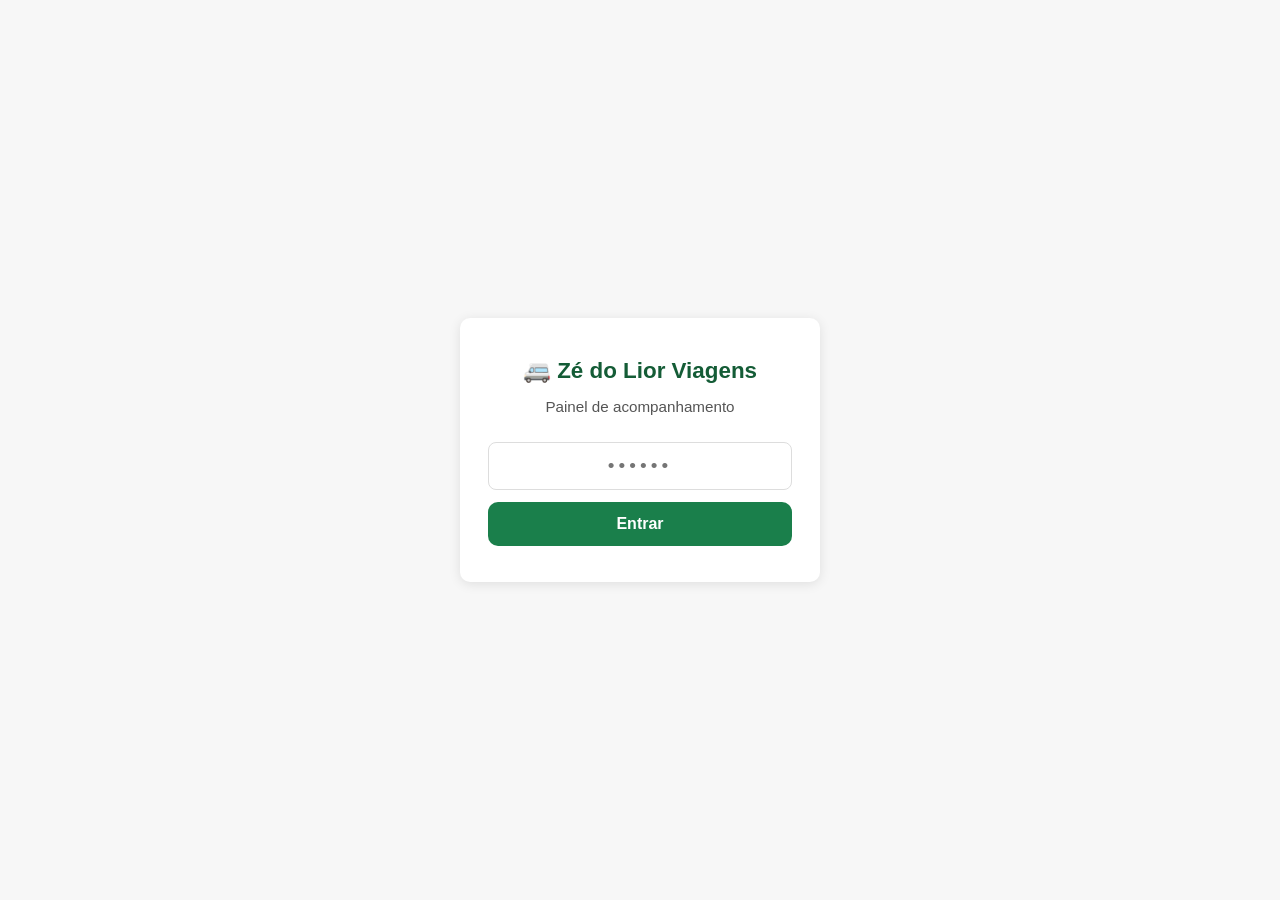
<file: docs/monitor.html>
<!DOCTYPE html>
<html lang="pt-BR">
<head>
  <meta charset="UTF-8" />
  <meta name="viewport" content="width=device-width, initial-scale=1" />
  <title>Monitor — Zé do Lior Viagens</title>
  <link rel="stylesheet" href="style.css" />
  <style>
    /* ── Monitor-specific styles ─────────────────────────────── */
    .mon-login-wrap {
      min-height: 100vh;
      display: flex;
      align-items: center;
      justify-content: center;
      background: var(--bg);
      padding: 16px;
    }
    .mon-login-card {
      background: var(--white);
      border-radius: var(--radius);
      box-shadow: var(--shadow);
      padding: 36px 28px;
      width: 100%;
      max-width: 360px;
      text-align: center;
    }
    .mon-login-card h1 { font-size: 1.4rem; margin-bottom: 6px; color: var(--brand-dk); }
    .mon-login-card p  { color: var(--muted); margin-bottom: 24px; font-size: 0.95rem; }
    .mon-login-card input[type="password"] {
      width: 100%;
      padding: 12px;
      border: 1.5px solid var(--border);
      border-radius: 8px;
      font-size: 1.2rem;
      text-align: center;
      letter-spacing: 4px;
      margin-bottom: 12px;
      min-height: 48px;
    }
    .mon-login-card input[type="password"]:focus { outline: none; border-color: var(--brand); }
    .mon-login-error {
      color: #c00;
      font-size: 0.9rem;
      margin-bottom: 12px;
    }

    /* ── Dashboard ───────────────────────────────────────────── */
    .mon-header {
      background: var(--brand);
      color: var(--white);
      padding: 16px 0;
    }
    .mon-header-inner {
      display: flex;
      align-items: center;
      justify-content: space-between;
      max-width: 720px;
      margin: 0 auto;
      padding: 0 16px;
    }
    .mon-header h1 { font-size: 1.2rem; }
    .mon-header-actions { display: flex; gap: 8px; }
    .mon-btn-sm {
      background: rgba(255,255,255,.2);
      color: var(--white);
      border: none;
      border-radius: 8px;
      padding: 8px 14px;
      font-size: 0.9rem;
      cursor: pointer;
      min-height: 36px;
    }
    .mon-btn-sm:hover { background: rgba(255,255,255,.3); }

    .mon-main { max-width: 720px; margin: 0 auto; padding: 20px 16px 48px; }

    .mon-trip-card {
      background: var(--white);
      border-radius: var(--radius);
      box-shadow: var(--shadow);
      padding: 18px 20px;
      margin-bottom: 16px;
      border-left: 5px solid var(--brand);
    }
    .mon-trip-route { font-size: 1.15rem; font-weight: 700; margin-bottom: 4px; }
    .mon-trip-stops { font-size: 0.82rem; color: var(--muted); margin-bottom: 6px; }
    .mon-trip-date  { font-size: 0.9rem; color: var(--muted); margin-bottom: 6px; }
    .mon-trip-seats { font-size: 0.88rem; font-weight: 600; color: var(--brand-dk); margin-bottom: 8px; }
    .mon-trip-notes {
      font-size: 0.85rem;
      padding: 6px 10px;
      border-radius: 6px;
      margin-bottom: 8px;
      line-height: 1.5;
    }
    .mon-notes-internal { background: #f5f5f5; color: #555; border-left: 3px solid #aaa; }
    .mon-notes-public   { background: #fffbea; color: #555; border-left: 3px solid var(--accent); }

    .mon-badges { display: flex; flex-wrap: wrap; gap: 8px; margin-bottom: 4px; }
    .mon-badge {
      padding: 7px 14px;
      border-radius: 20px;
      font-size: 0.88rem;
      font-weight: 600;
      border: none;
      cursor: default;
      min-height: 36px;
    }
    .mon-badge[data-expandable] { cursor: pointer; }
    .mon-badge[data-expandable]:hover { opacity: .85; }
    .mon-badge[data-expandable].active { outline: 2px solid #333; }
    .badge-paid     { background: #d4edda; color: #155724; }
    .badge-reserved { background: #fff3cd; color: #856404; }
    .badge-pending  { background: #fde8d8; color: #7a3010; }
    .badge-empty    { background: #f0f0f0; color: #888; }

    .mon-pax-list {
      margin-top: 10px;
      border-top: 1px solid var(--border);
      padding-top: 10px;
      display: flex;
      flex-direction: column;
      gap: 4px;
    }
    .mon-pax-name {
      background: none;
      border: none;
      text-align: left;
      padding: 8px 10px;
      border-radius: 8px;
      cursor: pointer;
      font-size: 0.95rem;
      color: var(--text);
      display: flex;
      align-items: center;
      gap: 6px;
    }
    .mon-pax-name:hover { background: #f0f0f0; }
    .mon-group { font-size: 0.82em; color: var(--muted); }
    .mon-empty-list { font-size: 0.88rem; color: var(--muted); padding: 4px 0; }

    .mon-loading { text-align: center; color: var(--muted); padding: 32px 0; }
    .mon-error   { text-align: center; color: #c00; padding: 24px 0; }
    .mon-empty   { text-align: center; color: var(--muted); padding: 32px 0; }

    /* ── Passenger detail modal ──────────────────────────────── */
    #pax-modal {
      position: fixed;
      inset: 0;
      background: rgba(0,0,0,.55);
      z-index: 200;
      display: flex;
      align-items: center;
      justify-content: center;
      padding: 20px;
    }
    #pax-modal-inner {
      background: var(--white);
      border-radius: var(--radius);
      padding: 24px 22px;
      width: 100%;
      max-width: 380px;
      position: relative;
    }
    #pax-modal-close {
      position: absolute;
      top: 12px; right: 14px;
      background: none; border: none;
      font-size: 1.5rem; cursor: pointer; color: var(--muted);
    }
    #pax-modal-content h3 { font-size: 1.1rem; margin-bottom: 8px; }
    #pax-modal-content p  { margin-bottom: 6px; font-size: 0.95rem; }
    .mon-detail-status { font-weight: 600; margin-bottom: 12px; }
    .mon-phone-section { margin-top: 16px; }
    .mon-phone-link {
      display: inline-block;
      background: #25d366;
      color: #fff;
      text-decoration: none;
      padding: 11px 20px;
      border-radius: 10px;
      font-weight: 700;
      font-size: 1rem;
      width: 100%;
      text-align: center;
    }
    .mon-no-phone { color: var(--muted); font-size: 0.9rem; }
    .mon-pending-info { color: var(--muted); font-size: 0.88rem; padding: 8px 0; }
    .mon-group-info { font-size: 0.88rem; color: var(--muted); }
  </style>
</head>
<body>

  <!-- TELA DE LOGIN -->
  <div id="login-screen" class="mon-login-wrap">
    <div class="mon-login-card">
      <h1>🚐 Zé do Lior Viagens</h1>
      <p>Painel de acompanhamento</p>
      <form id="login-form" autocomplete="off">
        <input type="password" id="login-password"
          placeholder="••••••" maxlength="20" autocomplete="new-password" />
        <p id="login-error" class="mon-login-error hidden">Senha incorreta. Tente novamente.</p>
        <button type="submit" class="btn-primary">Entrar</button>
      </form>
    </div>
  </div>

  <!-- DASHBOARD -->
  <div id="dashboard" class="hidden">
    <header class="mon-header">
      <div class="mon-header-inner">
        <h1>📊 Monitor de Viagens</h1>
        <div class="mon-header-actions">
          <button id="refresh-btn" class="mon-btn-sm">🔄 Atualizar</button>
          <button id="logout-btn"  class="mon-btn-sm">Sair</button>
        </div>
      </div>
    </header>
    <main class="mon-main">
      <div id="monitor-trips"></div>
    </main>
  </div>

  <!-- MODAL DE DETALHES DO PASSAGEIRO -->
  <div id="pax-modal" class="hidden">
    <div id="pax-modal-inner">
      <button id="pax-modal-close" aria-label="Fechar">&times;</button>
      <div id="pax-modal-content"></div>
    </div>
  </div>

  <!-- CONFIGURAÇÃO -->
  <script>
    window.SUPABASE_URL      = "https://rrwgwxylgbkdcwdpkbxw.supabase.co";
    window.SUPABASE_ANON_KEY = "eyJhbGciOiJIUzI1NiIsInR5cCI6IkpXVCJ9.eyJpc3MiOiJzdXBhYmFzZSIsInJlZiI6InJyd2d3eHlsZ2JrZGN3ZHBrYnh3Iiwicm9sZSI6ImFub24iLCJpYXQiOjE3NzUzNDIwOTksImV4cCI6MjA5MDkxODA5OX0.qIDTi7KqdKgTfmOd_wilTR5JzaTB0bF3I2Q6pmqsL4o";
    // Senha verificada pelo Supabase — não fica no código
  </script>
  <script src="monitor.js"></script>
</body>
</html>
</file>
<file: docs/style.css>
/* ============================================================
   Zé do Lior Viagens — Estilos
   ============================================================ */

*, *::before, *::after { box-sizing: border-box; margin: 0; padding: 0; }

:root {
  --brand:    #1a7f4b;
  --brand-dk: #145c36;
  --accent:   #f0a500;
  --text:     #1a1a1a;
  --muted:    #555;
  --border:   #ddd;
  --bg:       #f7f7f7;
  --white:    #fff;
  --radius:   10px;
  --shadow:   0 2px 12px rgba(0,0,0,.10);
}

body {
  font-family: -apple-system, BlinkMacSystemFont, "Segoe UI", Roboto, sans-serif;
  background: var(--bg);
  color: var(--text);
  line-height: 1.55;
}

/* ── Utilities ───────────────────────────────────────────────── */
.hidden { display: none !important; }
.container { max-width: 720px; margin: 0 auto; padding: 0 16px; }
.small { font-size: 0.82em; color: var(--muted); }

/* ── Header ──────────────────────────────────────────────────── */
.site-header {
  background: var(--brand);
  color: var(--white);
  padding: 28px 0 24px;
  text-align: center;
}
.site-header h1 { font-size: 1.8rem; }
.tagline { margin-top: 6px; opacity: .85; font-size: 1rem; }

/* ── Section titles ──────────────────────────────────────────── */
#trips-section { padding: 32px 0 48px; }
#trips-section h2 { font-size: 1.3rem; margin-bottom: 20px; color: var(--brand-dk); }

/* ── Trip cards ──────────────────────────────────────────────── */
.trip-card {
  background: var(--white);
  border-radius: var(--radius);
  box-shadow: var(--shadow);
  padding: 20px;
  margin-bottom: 16px;
  border-left: 5px solid var(--brand);
}
.trip-card.sold-out { border-left-color: #bbb; opacity: .75; }

.trips-header { display: flex; align-items: center; justify-content: space-between; margin-bottom: 20px; }
.trips-header h2 { margin-bottom: 0; }

.btn-reload {
  background: transparent;
  border: 1.5px solid var(--brand);
  color: var(--brand);
  border-radius: 8px;
  padding: 6px 14px;
  font-size: 0.9rem;
  font-weight: 600;
  cursor: pointer;
  min-height: 36px;
}
.btn-reload:hover { background: #e8f5ee; }

.trip-route { font-size: 1.2rem; font-weight: 700; margin-bottom: 4px; }
.trip-stops { font-size: 0.88rem; color: var(--muted); margin-bottom: 8px; }
.trip-date  { font-weight: 600; margin-bottom: 6px; }
.trip-public-notes {
  font-size: 0.88rem;
  color: #555;
  background: #fffbea;
  border-left: 3px solid var(--accent);
  padding: 6px 10px;
  border-radius: 0 6px 6px 0;
  margin-bottom: 10px;
}

.trip-meta { display: flex; gap: 20px; align-items: center; flex-wrap: wrap; margin-bottom: 14px; }
.trip-seats { font-size: 0.95rem; }
.trip-seats .available  { color: var(--brand); font-weight: 700; }
.trip-seats .none       { color: #c00; font-weight: 700; }
.trip-seats .seats-many { color: var(--brand); font-weight: 700; }
.trip-seats .seats-few  { color: var(--accent); font-weight: 700; }
.trip-seats .seats-last { color: #c55; font-weight: 700; }
.trip-price { font-size: 1.15rem; font-weight: 700; color: var(--brand-dk); }

/* ── Buttons ─────────────────────────────────────────────────── */
.btn-primary, .btn-secondary, .btn-reservar {
  display: inline-block;
  padding: 12px 22px;
  border: none;
  border-radius: var(--radius);
  font-size: 1rem;
  font-weight: 600;
  cursor: pointer;
  min-height: 44px;
  transition: background .15s;
}
.btn-primary, .btn-reservar {
  background: var(--brand);
  color: var(--white);
  width: 100%;
  text-align: center;
}
.btn-primary:hover, .btn-reservar:hover { background: var(--brand-dk); }
.btn-primary:disabled, .btn-reservar:disabled {
  background: #aaa;
  cursor: not-allowed;
}
.btn-secondary {
  background: transparent;
  color: var(--brand);
  border: 2px solid var(--brand);
  width: 100%;
  margin-top: 8px;
}
.btn-secondary:hover { background: #e8f5ee; }

/* ── Skeleton loader ─────────────────────────────────────────── */
@keyframes shimmer {
  0%   { background-position: -400px 0; }
  100% { background-position: 400px 0; }
}
.skeleton-card {
  height: 160px;
  border-radius: var(--radius);
  margin-bottom: 16px;
  background: linear-gradient(90deg, #e0e0e0 25%, #f0f0f0 50%, #e0e0e0 75%);
  background-size: 800px 100%;
  animation: shimmer 1.4s infinite;
}

/* ── Modal ───────────────────────────────────────────────────── */
#modal-overlay {
  position: fixed;
  inset: 0;
  background: rgba(0,0,0,.55);
  z-index: 100;
  display: flex;
  align-items: flex-start;
  justify-content: center;
  overflow-y: auto;
  padding: 20px 12px;
}
#modal {
  background: var(--white);
  border-radius: var(--radius);
  width: 100%;
  max-width: 560px;
  padding: 28px 24px;
  position: relative;
  margin: auto;
}
#modal-close {
  position: absolute;
  top: 14px; right: 16px;
  background: none; border: none;
  font-size: 1.7rem;
  cursor: pointer;
  color: var(--muted);
  line-height: 1;
}
#modal h2 { margin-bottom: 14px; font-size: 1.25rem; }

.trip-summary-box {
  background: #eef7f2;
  border-radius: 8px;
  padding: 12px 14px;
  margin-bottom: 20px;
  font-size: 0.93rem;
}

/* ── Form elements ───────────────────────────────────────────── */
.form-group {
  margin-bottom: 16px;
}
.form-group label {
  display: block;
  font-weight: 600;
  margin-bottom: 5px;
  font-size: 0.9rem;
}
.form-group input,
.form-group select {
  width: 100%;
  padding: 10px 12px;
  border: 1.5px solid var(--border);
  border-radius: 8px;
  font-size: 1rem;
  min-height: 44px;
  color: var(--text);
  background: var(--white);
}
.form-group input:focus,
.form-group select:focus {
  outline: none;
  border-color: var(--brand);
}
.form-group input.invalid,
.form-group select.invalid {
  border-color: #c00;
}

/* ── Passenger sub-form ──────────────────────────────────────── */
.passenger-block {
  border: 1.5px solid var(--border);
  border-radius: var(--radius);
  padding: 16px;
  margin-bottom: 12px;
  position: relative;
}
.passenger-block .passenger-title {
  font-weight: 700;
  margin-bottom: 12px;
  font-size: 0.95rem;
  color: var(--brand-dk);
}
.passenger-block .remove-passenger {
  position: absolute;
  top: 12px; right: 12px;
  background: none; border: none;
  font-size: 1.1rem; cursor: pointer; color: #c00;
}
.minor-badge {
  display: inline-block;
  background: #ffe5e5;
  color: #c00;
  padding: 1px 8px;
  border-radius: 20px;
  font-size: 0.78rem;
  font-weight: 600;
  margin-left: 8px;
  vertical-align: middle;
}

/* ── Seat type selector (colo/poltrona) ──────────────────────── */
.seat-type-group { border-top: 1.5px solid var(--border); padding-top: 12px; margin-top: 4px; }
.seat-type-options { display: flex; flex-direction: column; gap: 10px; margin-top: 6px; }
.seat-type-option { display: flex; align-items: center; gap: 8px; cursor: pointer; font-weight: 400; font-size: 0.95rem; }
.seat-type-option input[type="radio"] { width: 18px; height: 18px; accent-color: var(--brand); cursor: pointer; flex-shrink: 0; }
.colo-note { font-size: 0.8em; color: var(--muted); }

/* ── Error / success ─────────────────────────────────────────── */
.error-msg {
  background: #ffe5e5;
  color: #c00;
  border-radius: 8px;
  padding: 10px 14px;
  margin-bottom: 14px;
  font-size: 0.92rem;
}
.success-box {
  text-align: center;
  padding: 20px 0;
}
.success-box p { margin-bottom: 12px; font-size: 1rem; }

/* ── Submit area ─────────────────────────────────────────────── */
.field-hint { font-weight: 400; color: var(--muted); font-size: 0.82em; }

.submit-hint {
  font-size: 0.82rem;
  color: var(--muted);
  text-align: center;
  margin-top: 8px;
}
#submit-btn { margin-top: 16px; font-size: 1.05rem; }

/* ── Footer ──────────────────────────────────────────────────── */
.site-footer {
  background: var(--brand-dk);
  color: rgba(255,255,255,.8);
  text-align: center;
  padding: 20px 0;
  font-size: 0.9rem;
}
.site-footer a { color: var(--accent); }

/* ── Responsive ──────────────────────────────────────────────── */
@media (max-width: 480px) {
  .site-header h1 { font-size: 1.4rem; }
  #modal { padding: 20px 16px; }
}
</file>
<file: public/style.css>
/* ============================================================
   Zé do Lior Viagens — Estilos
   ============================================================ */

*, *::before, *::after { box-sizing: border-box; margin: 0; padding: 0; }

:root {
  --brand:    #1a7f4b;
  --brand-dk: #145c36;
  --accent:   #f0a500;
  --text:     #1a1a1a;
  --muted:    #555;
  --border:   #ddd;
  --bg:       #f7f7f7;
  --white:    #fff;
  --radius:   10px;
  --shadow:   0 2px 12px rgba(0,0,0,.10);
}

body {
  font-family: -apple-system, BlinkMacSystemFont, "Segoe UI", Roboto, sans-serif;
  background: var(--bg);
  color: var(--text);
  line-height: 1.55;
}

/* ── Utilities ───────────────────────────────────────────────── */
.hidden { display: none !important; }
.container { max-width: 720px; margin: 0 auto; padding: 0 16px; }
.small { font-size: 0.82em; color: var(--muted); }

/* ── Header ──────────────────────────────────────────────────── */
.site-header {
  background: var(--brand);
  color: var(--white);
  padding: 28px 0 24px;
  text-align: center;
}
.site-header h1 { font-size: 1.8rem; }
.tagline { margin-top: 6px; opacity: .85; font-size: 1rem; }

/* ── Section titles ──────────────────────────────────────────── */
#trips-section { padding: 32px 0 48px; }
#trips-section h2 { font-size: 1.3rem; margin-bottom: 20px; color: var(--brand-dk); }

/* ── Trip cards ──────────────────────────────────────────────── */
.trip-card {
  background: var(--white);
  border-radius: var(--radius);
  box-shadow: var(--shadow);
  padding: 20px;
  margin-bottom: 16px;
  border-left: 5px solid var(--brand);
}
.trip-card.sold-out { border-left-color: #bbb; opacity: .75; }

.trip-route { font-size: 1.2rem; font-weight: 700; margin-bottom: 4px; }
.trip-stops { font-size: 0.88rem; color: var(--muted); margin-bottom: 8px; }
.trip-date  { font-weight: 600; margin-bottom: 6px; }

.trip-meta { display: flex; gap: 20px; align-items: center; flex-wrap: wrap; margin-bottom: 14px; }
.trip-seats { font-size: 0.95rem; }
.trip-seats .available { color: var(--brand); font-weight: 700; }
.trip-seats .none      { color: #c00; font-weight: 700; }
.trip-price { font-size: 1.15rem; font-weight: 700; color: var(--brand-dk); }

/* ── Buttons ─────────────────────────────────────────────────── */
.btn-primary, .btn-secondary, .btn-reservar {
  display: inline-block;
  padding: 12px 22px;
  border: none;
  border-radius: var(--radius);
  font-size: 1rem;
  font-weight: 600;
  cursor: pointer;
  min-height: 44px;
  transition: background .15s;
}
.btn-primary, .btn-reservar {
  background: var(--brand);
  color: var(--white);
  width: 100%;
  text-align: center;
}
.btn-primary:hover, .btn-reservar:hover { background: var(--brand-dk); }
.btn-primary:disabled, .btn-reservar:disabled {
  background: #aaa;
  cursor: not-allowed;
}
.btn-secondary {
  background: transparent;
  color: var(--brand);
  border: 2px solid var(--brand);
  width: 100%;
  margin-top: 8px;
}
.btn-secondary:hover { background: #e8f5ee; }

/* ── Skeleton loader ─────────────────────────────────────────── */
@keyframes shimmer {
  0%   { background-position: -400px 0; }
  100% { background-position: 400px 0; }
}
.skeleton-card {
  height: 160px;
  border-radius: var(--radius);
  margin-bottom: 16px;
  background: linear-gradient(90deg, #e0e0e0 25%, #f0f0f0 50%, #e0e0e0 75%);
  background-size: 800px 100%;
  animation: shimmer 1.4s infinite;
}

/* ── Modal ───────────────────────────────────────────────────── */
#modal-overlay {
  position: fixed;
  inset: 0;
  background: rgba(0,0,0,.55);
  z-index: 100;
  display: flex;
  align-items: flex-start;
  justify-content: center;
  overflow-y: auto;
  padding: 20px 12px;
}
#modal {
  background: var(--white);
  border-radius: var(--radius);
  width: 100%;
  max-width: 560px;
  padding: 28px 24px;
  position: relative;
  margin: auto;
}
#modal-close {
  position: absolute;
  top: 14px; right: 16px;
  background: none; border: none;
  font-size: 1.7rem;
  cursor: pointer;
  color: var(--muted);
  line-height: 1;
}
#modal h2 { margin-bottom: 14px; font-size: 1.25rem; }

.trip-summary-box {
  background: #eef7f2;
  border-radius: 8px;
  padding: 12px 14px;
  margin-bottom: 20px;
  font-size: 0.93rem;
}

/* ── Form elements ───────────────────────────────────────────── */
.form-group {
  margin-bottom: 16px;
}
.form-group label {
  display: block;
  font-weight: 600;
  margin-bottom: 5px;
  font-size: 0.9rem;
}
.form-group input,
.form-group select {
  width: 100%;
  padding: 10px 12px;
  border: 1.5px solid var(--border);
  border-radius: 8px;
  font-size: 1rem;
  min-height: 44px;
  color: var(--text);
  background: var(--white);
}
.form-group input:focus,
.form-group select:focus {
  outline: none;
  border-color: var(--brand);
}
.form-group input.invalid,
.form-group select.invalid {
  border-color: #c00;
}

/* ── Passenger sub-form ──────────────────────────────────────── */
.passenger-block {
  border: 1.5px solid var(--border);
  border-radius: var(--radius);
  padding: 16px;
  margin-bottom: 12px;
  position: relative;
}
.passenger-block .passenger-title {
  font-weight: 700;
  margin-bottom: 12px;
  font-size: 0.95rem;
  color: var(--brand-dk);
}
.passenger-block .remove-passenger {
  position: absolute;
  top: 12px; right: 12px;
  background: none; border: none;
  font-size: 1.1rem; cursor: pointer; color: #c00;
}
.minor-badge {
  display: inline-block;
  background: #ffe5e5;
  color: #c00;
  padding: 1px 8px;
  border-radius: 20px;
  font-size: 0.78rem;
  font-weight: 600;
  margin-left: 8px;
  vertical-align: middle;
}

/* ── Error / success ─────────────────────────────────────────── */
.error-msg {
  background: #ffe5e5;
  color: #c00;
  border-radius: 8px;
  padding: 10px 14px;
  margin-bottom: 14px;
  font-size: 0.92rem;
}
.success-box {
  text-align: center;
  padding: 20px 0;
}
.success-box p { margin-bottom: 12px; font-size: 1rem; }

/* ── Submit area ─────────────────────────────────────────────── */
.submit-hint {
  font-size: 0.82rem;
  color: var(--muted);
  text-align: center;
  margin-top: 8px;
}
#submit-btn { margin-top: 16px; font-size: 1.05rem; }

/* ── Footer ──────────────────────────────────────────────────── */
.site-footer {
  background: var(--brand-dk);
  color: rgba(255,255,255,.8);
  text-align: center;
  padding: 20px 0;
  font-size: 0.9rem;
}
.site-footer a { color: var(--accent); }

/* ── Responsive ──────────────────────────────────────────────── */
@media (max-width: 480px) {
  .site-header h1 { font-size: 1.4rem; }
  #modal { padding: 20px 16px; }
}
</file>
